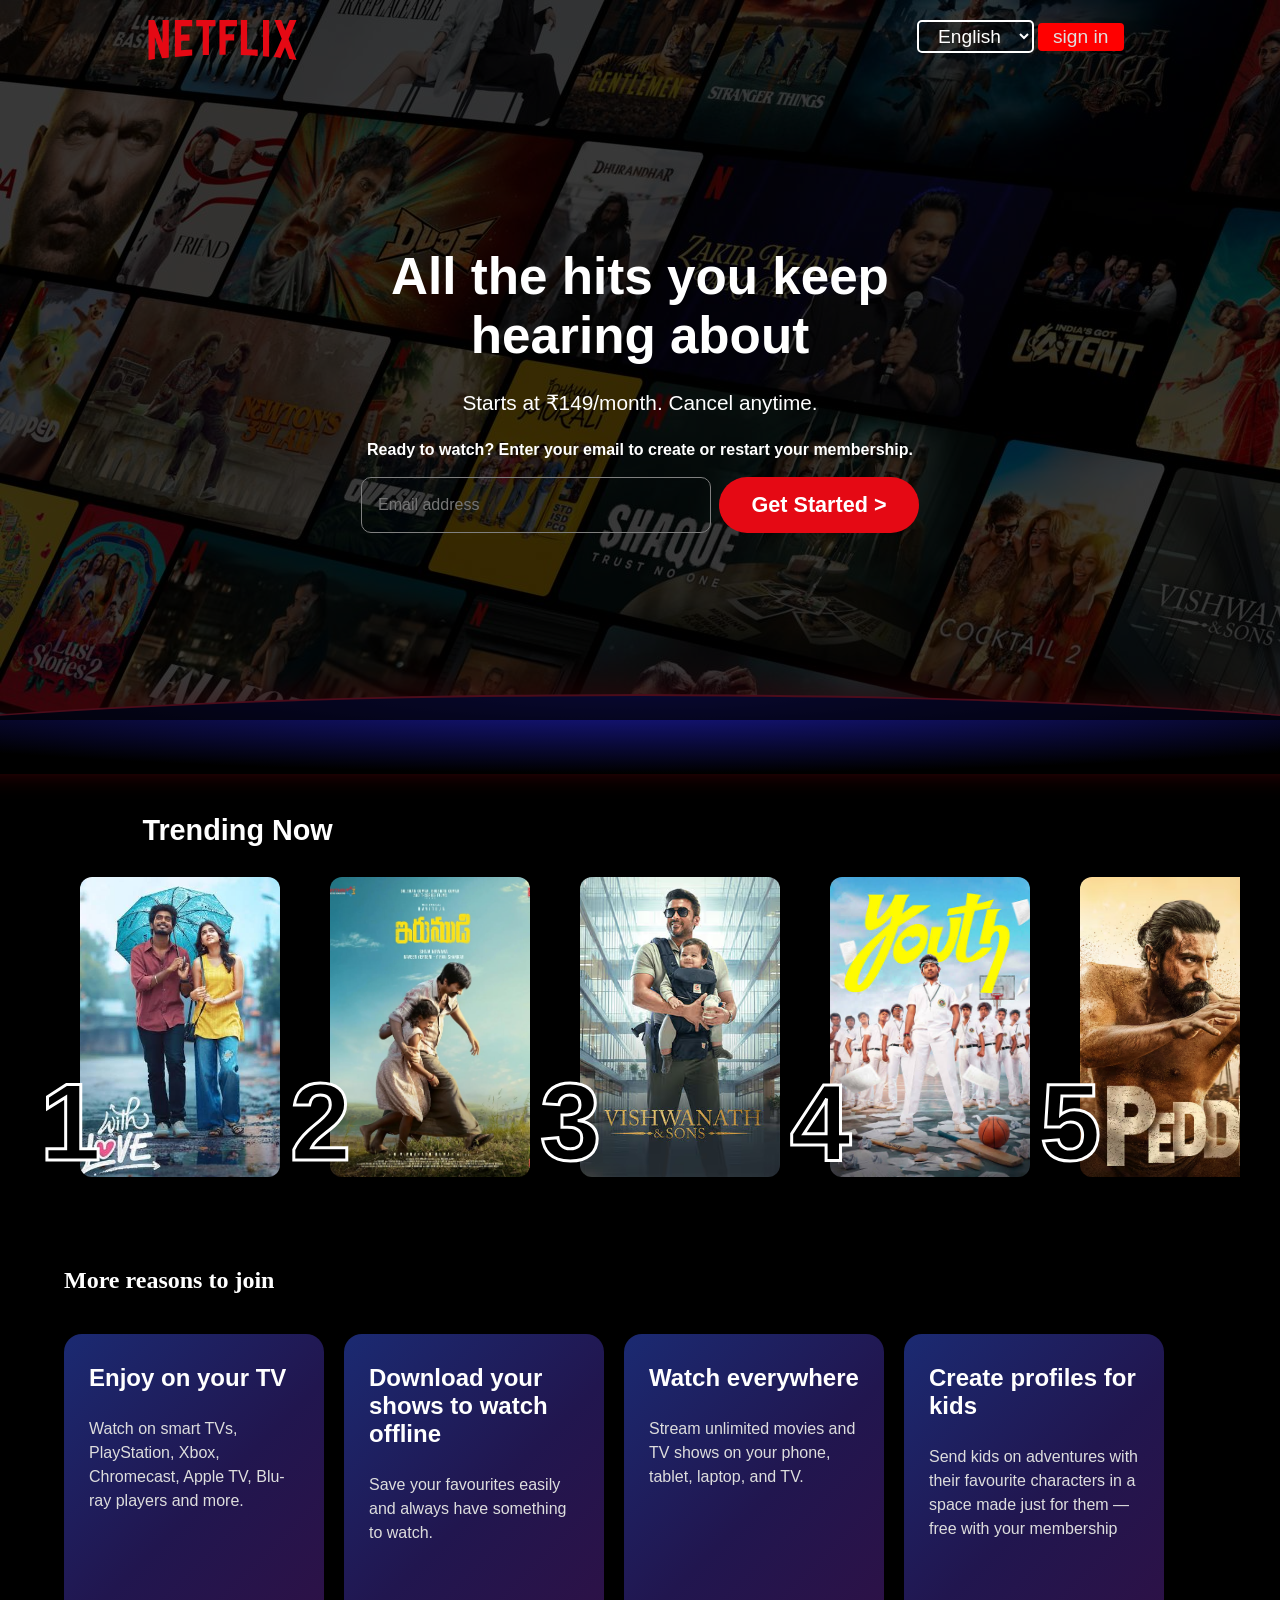
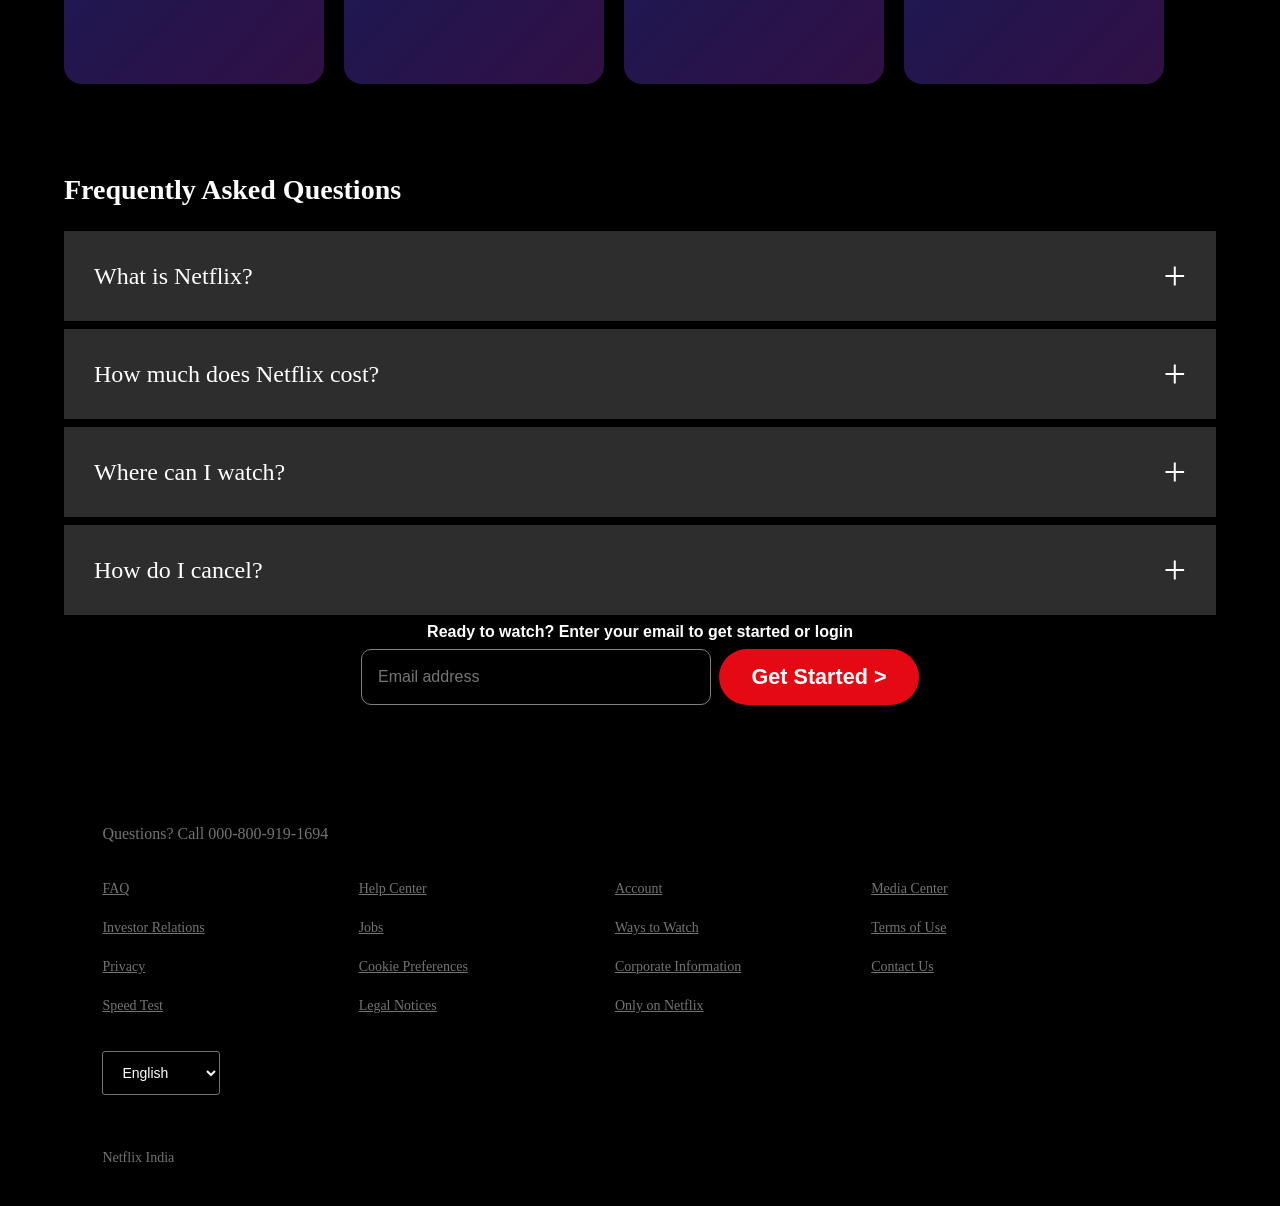
<file: index.html>
<!DOCTYPE html>
<html lang="en">
<head>
    <meta charset="UTF-8">
    <meta name="viewport" content="width=device-width, initial-scale=1.0">
    <link rel="icon" href="images/netflix.jpg">
    <title>Netflix-Watch Shows Online,Watch Movies Online</title>
    <link rel="stylesheet" href="background.css" >
    <link href="https://fonts.googleapis.com/css2?family=Anton&display=swap" rel="stylesheet">
</head>
<body> 
     <header>
        <div class="box"></div>
        <nav><img src="/images/netflix logo.svg" alt="logo" width="245px" height="40px">
         <div>
        <select class="language">
            <option>English</option>
            <option>Hindi</option>
        </select>
        <a href="login.html" class="btn">sign in</a>
        </div>
        </nav>
        <section class="sodhi">
        <h1>All the hits you keep hearing about</h1>
        <p>Starts at ₹149/month. Cancel anytime.</p>
        <h3>Ready to watch? Enter your email to create or restart your membership.</h3>

    <form class="signup" name="email" action="login.html">
     <input type="email" placeholder="Email address" required>
     <button type="submit">Get Started &gt;</button>
    </form>
    </section>
        </header>
    <section class="sampu">
        <div class="curve"></div>
    </section>
    <section class="trending-section">
        <h2>Trending Now</h2>
        <div class="row">
         <div class="card"><img src="images/with-love.jpg" alt="show 1"><span class="rank">1</span></div>
         <div class="card"><img src="images/irumudi-movie.jpg" alt="show 2"><span class="rank">2</span></div>
         <div class="card"><img src="images/vishwanath-and-sons.jpg" alt="show 3"><span class="rank">3</span></div>
         <div class="card"><img src="images/youth-movie.jpg" alt="show 4"><span class="rank">4</span></div>
         <div class="card"><img src="images/peddi-movie.jpg" alt="show 5"><span class="rank">5</span></div>
         <div class="card"><img src="images/dude-movie.jpg" alt="show 6"><span class="rank">6</span></div>
        </div>
    </section>

    <section class="more-reasons">
        <h2>More reasons to join</h2>
        <div class="more-con">

         <div class="feature">
             <h2>Enjoy on your TV</h2>
             <p>Watch on smart TVs, PlayStation, Xbox, Chromecast, Apple TV, Blu-ray players and more.</p>
         </div>

         <div class="feature">
             <h2>Download your shows to watch offline</h2>
             <p>Save your favourites easily and always have something to watch.</p>
         </div>

         <div class="feature">
             <h2>Watch everywhere</h2>
             <p>Stream unlimited movies and TV shows on your phone, tablet, laptop, and TV.</p>
         </div>

         <div class="feature">
             <h2>Create profiles for kids</h2>
             <p>Send kids on adventures with their favourite characters in a space made just for them — free with your membership</p>
         </div>
        </div>
    </section>

    <section class="faq-section">
        <h2>Frequently Asked Questions</h2>
        <div class="faq-list">
            <details class="faq-item">
                <summary>What is Netflix?</summary>
                <p>Netflix is a streaming service offering a wide variety of award-winning TV shows, movies, anime, documentaries and more on thousands of internet-connected devices.</p>
            </details>
            <details class="faq-item">
                <summary>How much does Netflix cost?</summary>
                <p>Watch Netflix on your smartphone, tablet, laptop and TV for one flat monthly fee. Plans range from ₹149 to ₹649 a month. No extra costs, no contracts.</p>
            </details>
            <details class="faq-item">
                <summary>Where can I watch?</summary>
                <p>Watch anywhere, anytime, on an unlimited number of devices. Sign in with your account to watch instantly on the web from your personal computer.</p>
            </details>
            <details class="faq-item">
                <summary>How do I cancel?</summary>
                <p>Netflix is flexible. There are no annoying contracts and no commitments. You can cancel your account any time.</p>
            </details>
        </div>

        <h3>Ready to watch? Enter your email to get started or login</h3>
        <form class="signup" action="login.html">
         <input type="email" name="email" placeholder="Email address" required>
         <button type="submit">Get Started &gt;</button>
        </form>
    </section>

    <footer class="footer">
        <p class="footer-contact">Questions? Call 000-800-919-1694</p>
        <div class="footer-grid">
            <div class="footer-col">
                <a href="#">FAQ</a>
                <a href="#">Investor Relations</a>
                <a href="#">Privacy</a>
                <a href="#">Speed Test</a>
            </div>
            <div class="footer-col">
                <a href="#">Help Center</a>
                <a href="#">Jobs</a>
                <a href="#">Cookie Preferences</a>
                <a href="#">Legal Notices</a>
            </div>
            <div class="footer-col">
                <a href="#">Account</a>
                <a href="#">Ways to Watch</a>
                <a href="#">Corporate Information</a>
                <a href="#">Only on Netflix</a>
            </div>
            <div class="footer-col">
                <a href="#">Media Center</a>
                <a href="#">Terms of Use</a>
                <a href="#">Contact Us</a>
            </div>
        </div>
        <select class="lang-select footer-lang">
            <option>English</option>
            <option>Hindi</option>
        </select>
    </footer>
</body>
</html>
</file>
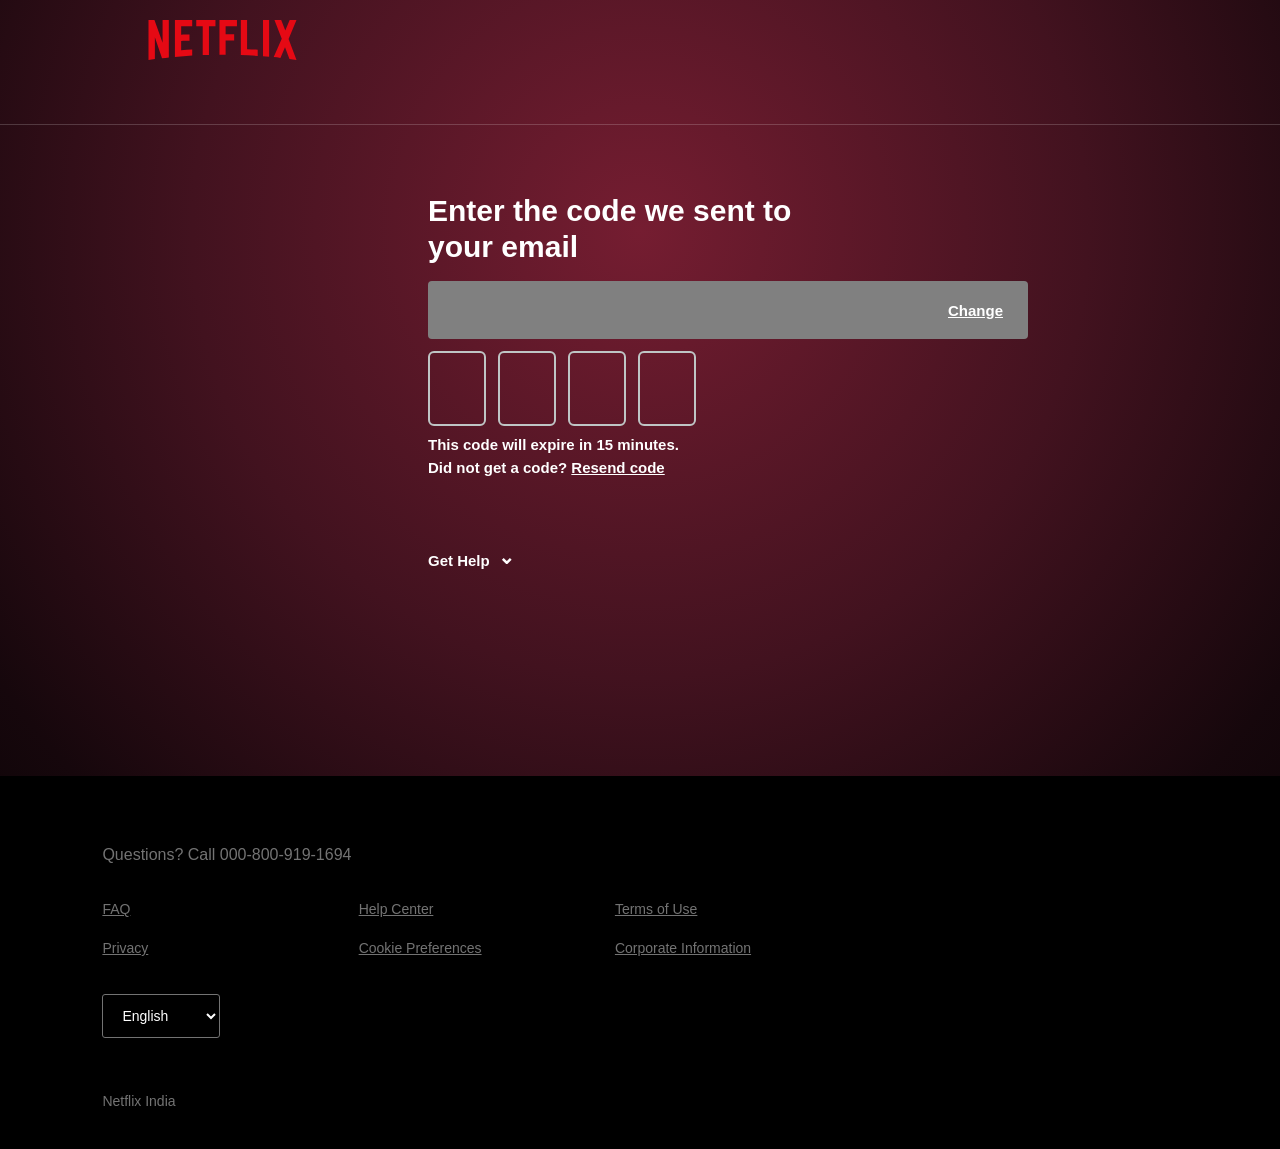
<file: login.html>
<!DOCTYPE html>
<html lang="en">
<head>
    <meta charset="UTF-8">
    <meta name="viewport" content="width=device-width, initial-scale=1.0">
    <link rel="icon" href="images/netflix.jpg">
    <title>Netflix-Watch Shows Online,Watch Movies Online</title>
    <link rel="stylesheet" href="lbackground.css">
</head>
<body>
    <header>
        <div class="box"></div>
        <nav><img src="/images/netflix logo.svg" alt="logo" width="245px" height="40px">
         <div>
    </header>
    <main>
        <div class="verification-box">
            <h1>Enter the code we sent to<br>your email</h1>
            <div class="email-box">
                <span id="user-email"></span>
                <a href="#">Change</a>
            </div>
            <div class="code-boxes">
                <input type="text" maxlength="1">
                <input type="text" maxlength="1">
                <input type="text" maxlength="1">
                <input type="text" maxlength="1">
            </div>
            <p class="expiry">
                This code will expire in 15 minutes.
            </p>
            <p class="resend">
                Did not get a code?
                <a href="#">Resend code</a>
            </p>
            <div class="help">
                <span>Get Help</span>
                <span class="arrow">⌄</span>
            </div>
        </div>
    </main>
    <footer class="footer">
        <p class="footer-contact">Questions? Call 000-800-919-1694</p>
        <div class="footer-grid">
            <div class="footer-col">
                <a href="#">FAQ</a>
                <a href="#">Privacy</a>
            </div>
            <div class="footer-col">
                <a href="#">Help Center</a>
                <a href="#">Cookie Preferences</a>
            </div>
            <div class="footer-col">
                <a href="#">Terms of Use</a>
                <a href="#">Corporate Information</a>
            </div>
        </div>
        <select class="lang-select footer-lang">
            <option>English</option>
            <option>Hindi</option>
        </select>
    </footer>
    <script>
     const params= new URLSearchParams(window.location.search);
     const email= params.get("email");
     document.getElementById("user-email").textContent=email;
    </script>
</body>
</html>
</file>
<file: background.css>
* { margin: 0;
    padding:0;
    box-sizing:border-box;
}
body{
    overflow-x:hidden;
}
header{
    background-image:url(images/backgroundimg.jpg);
    height:80vh;
    width:100%;
    background-size: auto;
    position:relative;
    margin-bottom: 5%;
}
.box{
    height:80vh;
    width:100%;
    background-color:black;
    opacity:0.7;
    position:absolute;
    z-index: 1;
}
nav{
    display:flex;
    justify-content:space-between;
    position:relative;
    max-width: 80vw;
    margin: 0px 100px 0px 100px;
    height: 30px;
    top: 20px;
    z-index:10;
}
nav img{
    z-index: 10;
}
.language{
    font-family:'helevetica neue',helvetica,arial,sans-serif;
    padding: 3px 15px;
    background-color: transparent;
    color:white;
    border: 2px solid white;
    border-radius: 5px;
    font-size:larger;
    font-weight:300;
}
.btn{
    text-decoration: none;
    display: inline-block;
    height: 59;
    width: 86px;
    font-family:'helevetica neue',helvetica,arial,sans-serif;
    background-color: red;
    color:#e0e0e0;
    padding: 3px 15px;
    border:2px red;
    border-radius: 4px;
    font-size:larger;
    font-weight: 300;
}
.sodhi{
    margin:0px 0px 8px;
    max-width: 40vw;
    height: 100%;
    margin: auto;
    display:flex;
    flex-direction: column;
    justify-content:center;
    align-items:center;
    color:white;
    z-index: 10;
    position:relative;
    gap: 10px;
}
.sodhi h1{
    margin: 0px 0px 16px;
    text-align: center;
    display: block;
    font-size: 3.2em;
    font-weight: bold;
    unicode-bidi: isolate;
    font-family:'helevetica neue',helvetica,arial,sans-serif;
}
.sodhi p{
    margin: 0px 0px 16px;
    text-align: center;
    display: block;
    font-size: 1.3em;
    unicode-bidi: isolate;
    font-family:'helevetica neue',helvetica,arial,sans-serif;
}
.sodhi h3{
    margin: 0px 0px 8px;
    white-space:nowrap;
    max-width: none;
    text-align: center;
    display: block;
    font-size: 1em;
    font-family:"Roboto",helvetica,arial,sans-serif;
}
.signup{
    border: none;
    padding: 0;
    margin: 0;
    background: transparent;
    outline: none;
    display: flex;
    justify-content: center;
    align-items: stretch;
    gap: 8px;
}
.signup input {
    background-color: transparent;
    width: 350px;
    height: 56px;
    padding: 0 16px;
    font-size: 1rem;
    border: gray 1px solid;
    border-radius: 10px;
}
.signup button {
    white-space: nowrap;
    display: inline-flex;
    align-items: center;
    justify-content: center;
    flex-shrink: 0;
    text-decoration: none;
    height: 56px;
    width: 200px;
    padding: 0 24px;
    background: #e50914;
    color: white;
    font-size: 1.35rem;
    font-weight: 650;
    border: none;
    border-radius: 50px;
}
.sampu {
    position: relative;
    height:70px;
    margin-top: -80px;
    background:none;
}
.curve {
    position: absolute;
    right: -25%;
    left: -25%;                
    bottom: 0;
    width: 150%;
    height: 80px;
    border-top: 2px solid #ff2a5a;
    border-radius: 50% 50% 0 0 / 100% 100% 0 0;
    background: radial-gradient(ellipse at top, #1a1a9c 0%, #000 70%);
    box-shadow: 0 -8px 30px rgba(229, 9, 20, 0.4); 
}
.trending-section {
    margin-top: 0;
    padding: 40px;
    background-color: #000;
    color: #fff;
}
.trending-section h2 {
    margin-left: 8vw;
    font-size: 1.8em;
    margin-bottom: 20px;
    font-family:'helevetica neue', helvetica, arial, sans-serif;
}
.row{
    display:flex;
    gap: 50px;
    overflow-x: auto;
    padding: 10px 0 10px 40px;
    scrollbar-width: none;
}
.row::-webkit-scrollbar{ display: none;}
.card{
    position: relative;
    flex: 0 0 auto;
}
.card img {
    width: 200px;
    height: 300px;
    object-fit: cover;
    border-radius: 12px;
    display: block;
}
.rank{
    position: absolute;
    left: -40px;
    bottom: 0;
    font-family: Arial, Helvetica, sans-serif;
    font-size: 110px;
    font-weight: 900;
    line-height: 1;
    color:#000;
    -webkit-text-stroke: 3px white;
}
.more-reasons {
    margin-top: 0;
    padding: 40px 5%;
    background-color: black;
    color: #fff;
    display:block;
}
.more-reasons h2{
    font-size: 24px;
    margin-bottom: 40px;
    font-style: "helvetica",helvetica,arial,sans-serif;
}
.more-con{
    display: flex;
    overflow-x: auto;
    gap: 20px;
}
.feature{
    position: relative;
    min-width: 260px;
    max-width: 200px;
    height: 350px;
    padding: 30px 25px;
    font-family: Arial, Helvetica, sans-serif;
    border-radius: 18px;
    box-sizing: border-box;
    background: linear-gradient(135deg, #1b2a72, #21164f, #301044);
}
.feature h2{
    font-size: 24px;
    margin: 0 0 25px;
}
.feature p{
    font-size: 16px;
    line-height: 1.5;
    color: #ddd;
}
.faq-section {
    background: #000;
    color: #fff;
    padding: 50px 5%;
}

.faq-section h2 {
    font-size: 28px;
    font-weight: 700;
    margin-bottom: 25px;
}
.faq-item {
    background: #2d2d2d;
    margin-bottom: 8px;
    color: #fff;
}
.faq-item summary {
    list-style: none;
    cursor: pointer;

    padding: 25px 30px;

    font-size: 24px;
    font-weight: 500;

    display: flex;
    align-items: center;
    justify-content: space-between;
}
.faq-item summary::-webkit-details-marker {
    display: none;
}
.faq-item summary::marker {
    display: none;
}
.faq-item summary::after {
    content: "+";
    font-size: 40px;
    font-weight: 200;
    line-height: 1;
}
.faq-item[open] summary::after {
    content: "×";
}
.faq-item summary:hover {
    background: #414141;
}
.faq-item p {
    margin: 0;
    padding: 0 30px 30px 30px;

    font-size: 20px;
    line-height: 1.5;
    color: #fff;
}
.faq-section h3{
    margin: 0px 0px 8px;
    white-space:nowrap;
    max-width: none;
    text-align: center;
    display: block;
    font-size: 1em;
    font-family:"Roboto",helvetica,arial,sans-serif;
}
.signup{
    border: none;
    padding: 0;
    margin: 0;
    background: transparent;
    outline: none;
    display: flex;
    justify-content: center;
    align-items: stretch;
    gap: 8px;
}
.signup input {
    background-color: transparent;
    width: 350px;
    height: 56px;
    padding: 0 16px;
    font-size: 1rem;
    border: gray 1px solid;
    border-radius: 10px;
}
.signup button {
    white-space: nowrap;
    display: inline-flex;
    align-items: center;
    justify-content: center;
    flex-shrink: 0;
    text-decoration: none;
    height: 56px;
    width: 200px;
    padding: 0 24px;
    background: #e50914;
    color: white;
    font-size: 1.35rem;
    font-weight: 650;
    border: none;
    border-radius: 50px;
}
.footer {
    background-color: #000;
    color: #737373;
    padding: 70px 8% 40px;
    font-size: 14px;
}
.footer-contact {
    margin: 0 0 35px;
    font-size: 16px;
    color: #737373;
}
.footer-contact a {
    color: #737373;
}
.footer-grid {
    display: grid;
    grid-template-columns: repeat(4, 1fr);
    gap: 25px;
    max-width: 1000px;
}
.footer-col {
    display: flex;
    flex-direction: column;
    gap: 18px;
}
.footer-col a {
    color: #737373;
    text-decoration: underline;
    font-size: 14px;
    line-height: 1.5;
}
.footer-col a:hover {
    color: #b3b3b3;
}
.footer-lang {
    margin-top: 35px;
}
.lang-select {
    background-color: #000;
    color: #fff;
    border: 1px solid #737373;
    border-radius: 3px;
    padding: 12px 35px 12px 15px;
    font-size: 14px;
    cursor: pointer;
}
.footer::after {
    content: "Netflix India";
    display: block;
    margin-top: 55px;
    font-size: 14px;
    color: #737373;
}
@media (max-width: 768px) {

    .footer {
        padding: 50px 6% 35px;
    }

    .footer-grid {
        grid-template-columns: repeat(2, 1fr);
        gap: 35px 20px;
    }

    .footer-contact {
        font-size: 15px;
    }
}
@media (max-width: 480px) {

    .footer-grid {
        grid-template-columns: 1fr 1fr;
        gap: 30px 15px;
    }

    .footer-col {
        gap: 14px;
    }

    .footer-col a {
        font-size: 13px;
    }
}
</file>
<file: lbackground.css>
* {
    margin: 0;
    padding: 0;
    box-sizing: border-box;
}
body {
    min-height: 100vh;
    font-family: Arial, Helvetica, sans-serif;
    color: white;
    background:
        radial-gradient(circle at 50% 20%, #751d31 0%, #42121f 40%, #16070c 70%, #000000 100%);
}
header{
    height: 125px;
    border-bottom: 1px solid rgba(255, 255, 255, 0.18);
}
nav{
    display:flex;
    justify-content:space-between;
    position:relative;
    max-width: 80vw;
    margin: 0px 100px 0px 100px;
    height: 30px;
    top: 20px;
    z-index:10;
}
nav img{
    z-index: 10;
}
.logo {
    color: #e50914;
    font-size: 48px;
    font-weight: 900;
    letter-spacing: -2px;
}
main {
    display: flex;
    justify-content: center;
    margin-left: 10%;
    width: 100%;
}
.verification-box {
    width: 680px;
    padding-top: 68px;
}
h1 {
    font-size: 30px;
    line-height: 1.2;
    font-weight: 700;
    margin-bottom: 16px;
}
.email-box {
    width: 600px;
    height: 58px;
    background-color: grey;
    border-radius: 4px;
    display: flex;
    align-items: center;
    justify-content: space-between;
    padding: 0 25px;
    color: white;
    font-size: 18px;
    font-weight: bold;
}
.email-box a {
    color: white;
    font-size: 15px;
    font-weight: bold;
}
.code-boxes {
    display: flex;
    gap: 12px;
    margin-top: 12px;
    margin-bottom: 10px;
}
.code-boxes input {
    width: 58px;
    height: 75px;
    background: transparent;
    border: 2px solid #bfc5c5;
    border-radius: 6px;
    color: white;
    text-align: center;
    font-size: 20px;
    font-weight: bold;
    outline: none;
}
.code-boxes input:focus {
    border-color: white;
}
.expiry {
    font-size: 15px;
    font-weight: bold;
    margin-top: 4px;
    margin-bottom: 6px;
}
.resend {
    font-size: 15px;
    font-weight: bold;
}
.resend a {
    color: white;
    text-decoration: underline;
}
.help {
    margin-top: 72px;
    display: flex;
    align-items: center;
    font-size: 15px;
    font-weight: bold;
    margin-block-end: 30%;
}
.arrow {
    font-size: 20px;
    margin-left: 8px;
    position: relative;
    top: -3px;
}
@media (max-width: 900px) {
    header {
        height: 120px;
        padding-left: 40px;
    }
    .logo {
        font-size: 38px;
    }
    .verification-box {
        width: 90%;
        margin: 0 auto;
        padding-top: 50px;
    }
    h1 {
        font-size: 30px;
    }
    .email-box {
        width: 100%;
    }
    .code-boxes {
        gap: 8px;
    }
    .code-boxes input {
        width: 70px;
        height: 85px;
    }
}
.footer {
    background-color: #000;
    color: #737373;
    padding: 70px 8% 40px;
    font-size: 14px;
}
.footer-contact {
    margin: 0 0 35px;
    font-size: 16px;
    color: #737373;
}
.footer-contact a {
    color: #737373;
}
.footer-grid {
    display: grid;
    grid-template-columns: repeat(4, 1fr);
    gap: 25px;
    max-width: 1000px;
}
.footer-col {
    display: flex;
    flex-direction: column;
    gap: 18px;
}
.footer-col a {
    color: #737373;
    text-decoration: underline;
    font-size: 14px;
    line-height: 1.5;
}
.footer-col a:hover {
    color: #b3b3b3;
}
.footer-lang {
    margin-top: 35px;
}
.lang-select {
    background-color: #000;
    color: #fff;
    border: 1px solid #737373;
    border-radius: 3px;
    padding: 12px 35px 12px 15px;
    font-size: 14px;
    cursor: pointer;
}
.footer::after {
    content: "Netflix India";
    display: block;
    margin-top: 55px;
    font-size: 14px;
    color: #737373;
}
@media (max-width: 768px) {

    .footer {
        padding: 50px 6% 35px;
    }

    .footer-grid {
        grid-template-columns: repeat(2, 1fr);
        gap: 35px 20px;
    }

    .footer-contact {
        font-size: 15px;
    }
}
@media (max-width: 480px) {

    .footer-grid {
        grid-template-columns: 1fr 1fr;
        gap: 30px 15px;
    }

    .footer-col {
        gap: 14px;
    }

    .footer-col a {
        font-size: 13px;
    }
}
</file>
